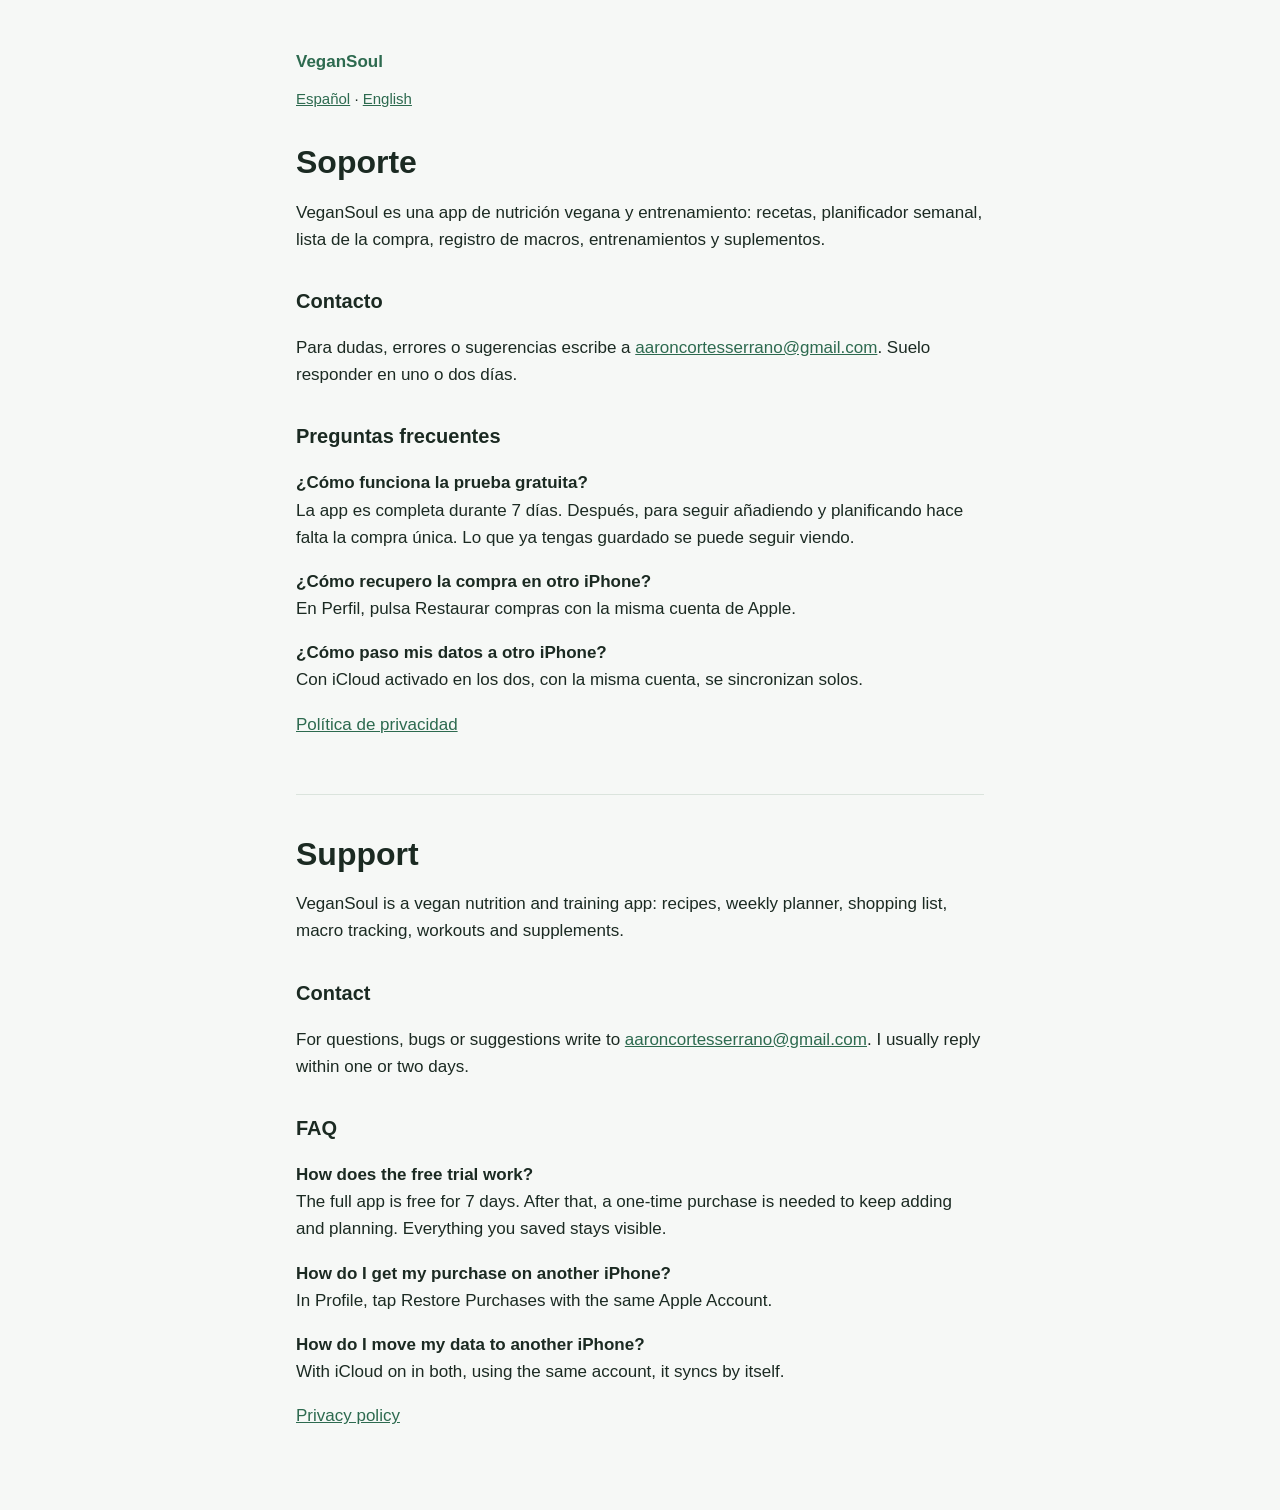
<file: index.html>
<!doctype html>
<html lang="es">
<head>
  <meta charset="utf-8">
  <meta name="viewport" content="width=device-width, initial-scale=1">
  <title>VeganSoul · Soporte</title>
  <link rel="stylesheet" href="estilo.css">
</head>
<body>
<main>
  <header>
    <span class="marca">VeganSoul</span>
    <nav class="idiomas"><a href="#es">Español</a> · <a href="#en">English</a></nav>
  </header>

  <section id="es" lang="es">
    <h1>Soporte</h1>
    <p>VeganSoul es una app de nutrición vegana y entrenamiento: recetas, planificador semanal, lista de la compra, registro de macros, entrenamientos y suplementos.</p>

    <h2>Contacto</h2>
    <p>Para dudas, errores o sugerencias escribe a <a href="mailto:aaroncortesserrano@gmail.com">aaroncortesserrano@gmail.com</a>. Suelo responder en uno o dos días.</p>

    <h2>Preguntas frecuentes</h2>
    <p><strong>¿Cómo funciona la prueba gratuita?</strong><br>La app es completa durante 7 días. Después, para seguir añadiendo y planificando hace falta la compra única. Lo que ya tengas guardado se puede seguir viendo.</p>
    <p><strong>¿Cómo recupero la compra en otro iPhone?</strong><br>En Perfil, pulsa Restaurar compras con la misma cuenta de Apple.</p>
    <p><strong>¿Cómo paso mis datos a otro iPhone?</strong><br>Con iCloud activado en los dos, con la misma cuenta, se sincronizan solos.</p>

    <p><a href="privacidad.html">Política de privacidad</a></p>
  </section>

  <section id="en" lang="en">
    <h1>Support</h1>
    <p>VeganSoul is a vegan nutrition and training app: recipes, weekly planner, shopping list, macro tracking, workouts and supplements.</p>

    <h2>Contact</h2>
    <p>For questions, bugs or suggestions write to <a href="mailto:aaroncortesserrano@gmail.com">aaroncortesserrano@gmail.com</a>. I usually reply within one or two days.</p>

    <h2>FAQ</h2>
    <p><strong>How does the free trial work?</strong><br>The full app is free for 7 days. After that, a one-time purchase is needed to keep adding and planning. Everything you saved stays visible.</p>
    <p><strong>How do I get my purchase on another iPhone?</strong><br>In Profile, tap Restore Purchases with the same Apple Account.</p>
    <p><strong>How do I move my data to another iPhone?</strong><br>With iCloud on in both, using the same account, it syncs by itself.</p>

    <p><a href="privacidad.html#en">Privacy policy</a></p>
  </section>
</main>
</body>
</html>
</file>
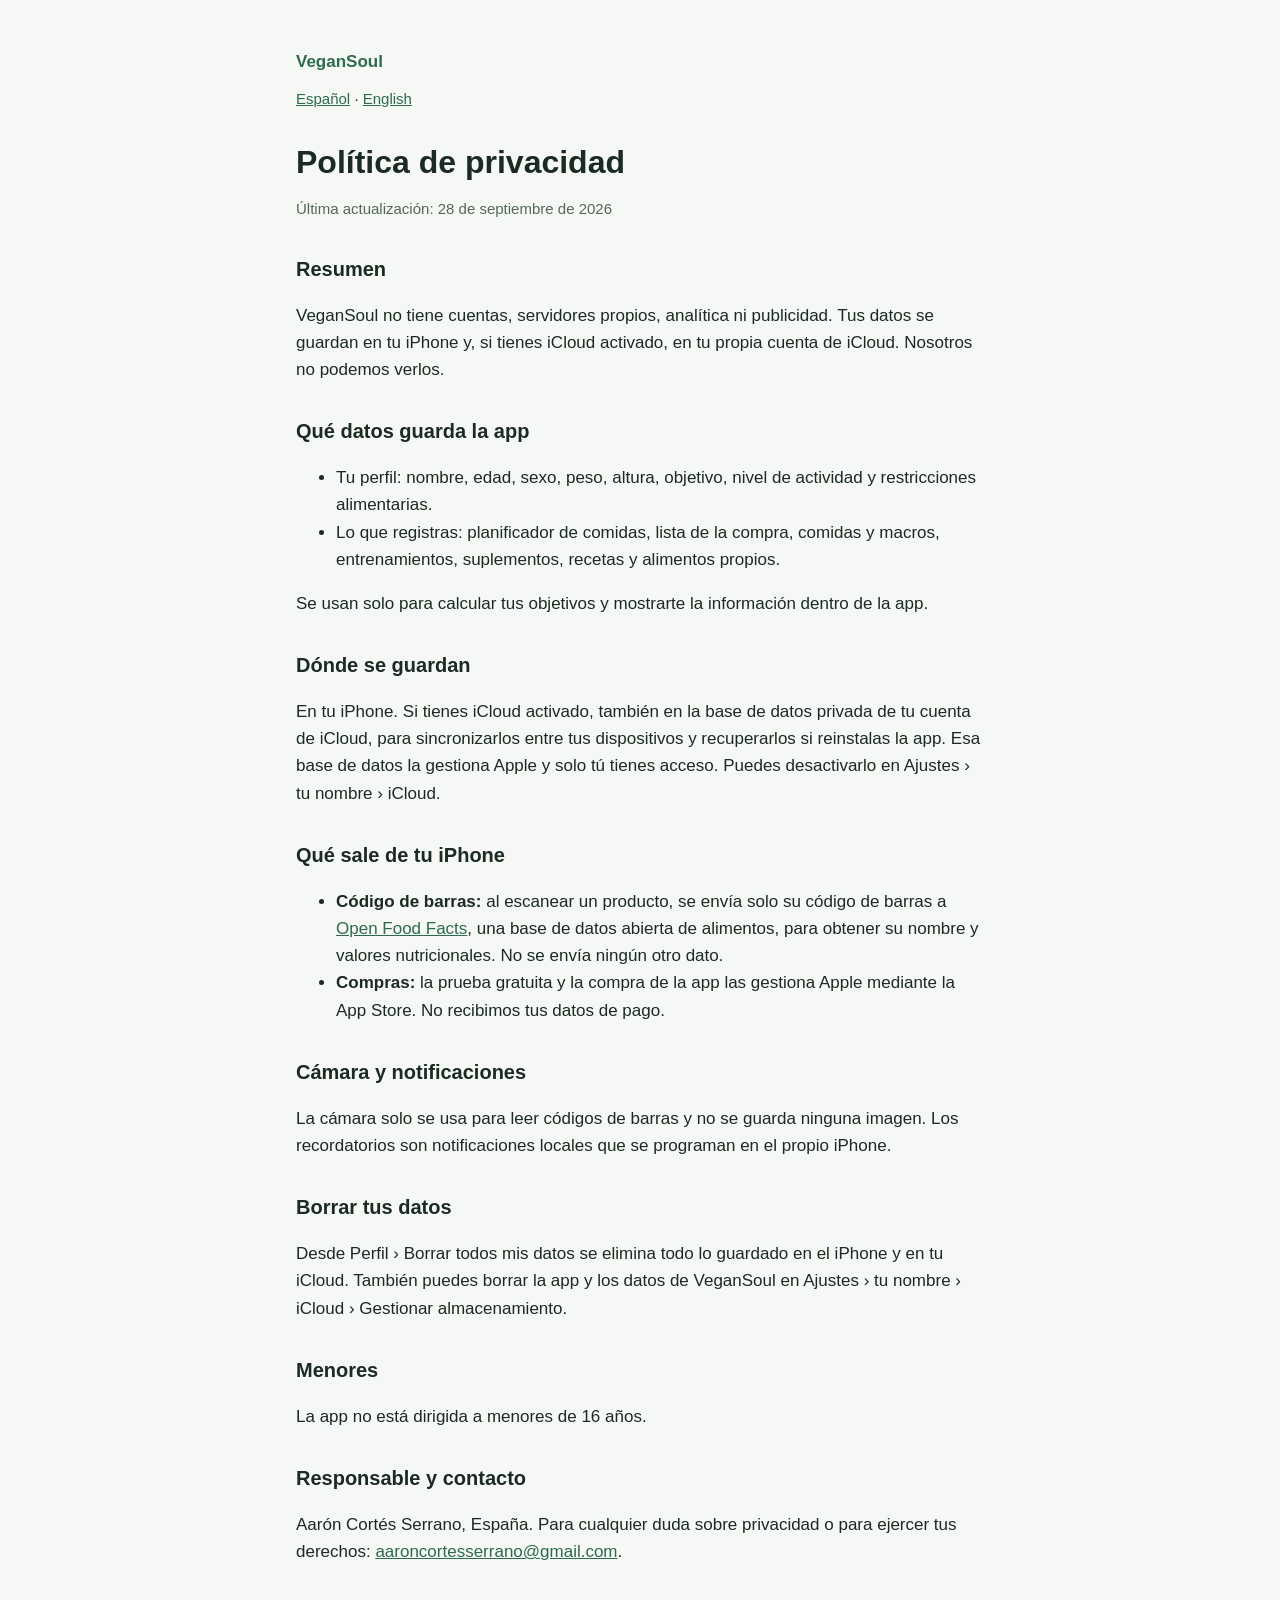
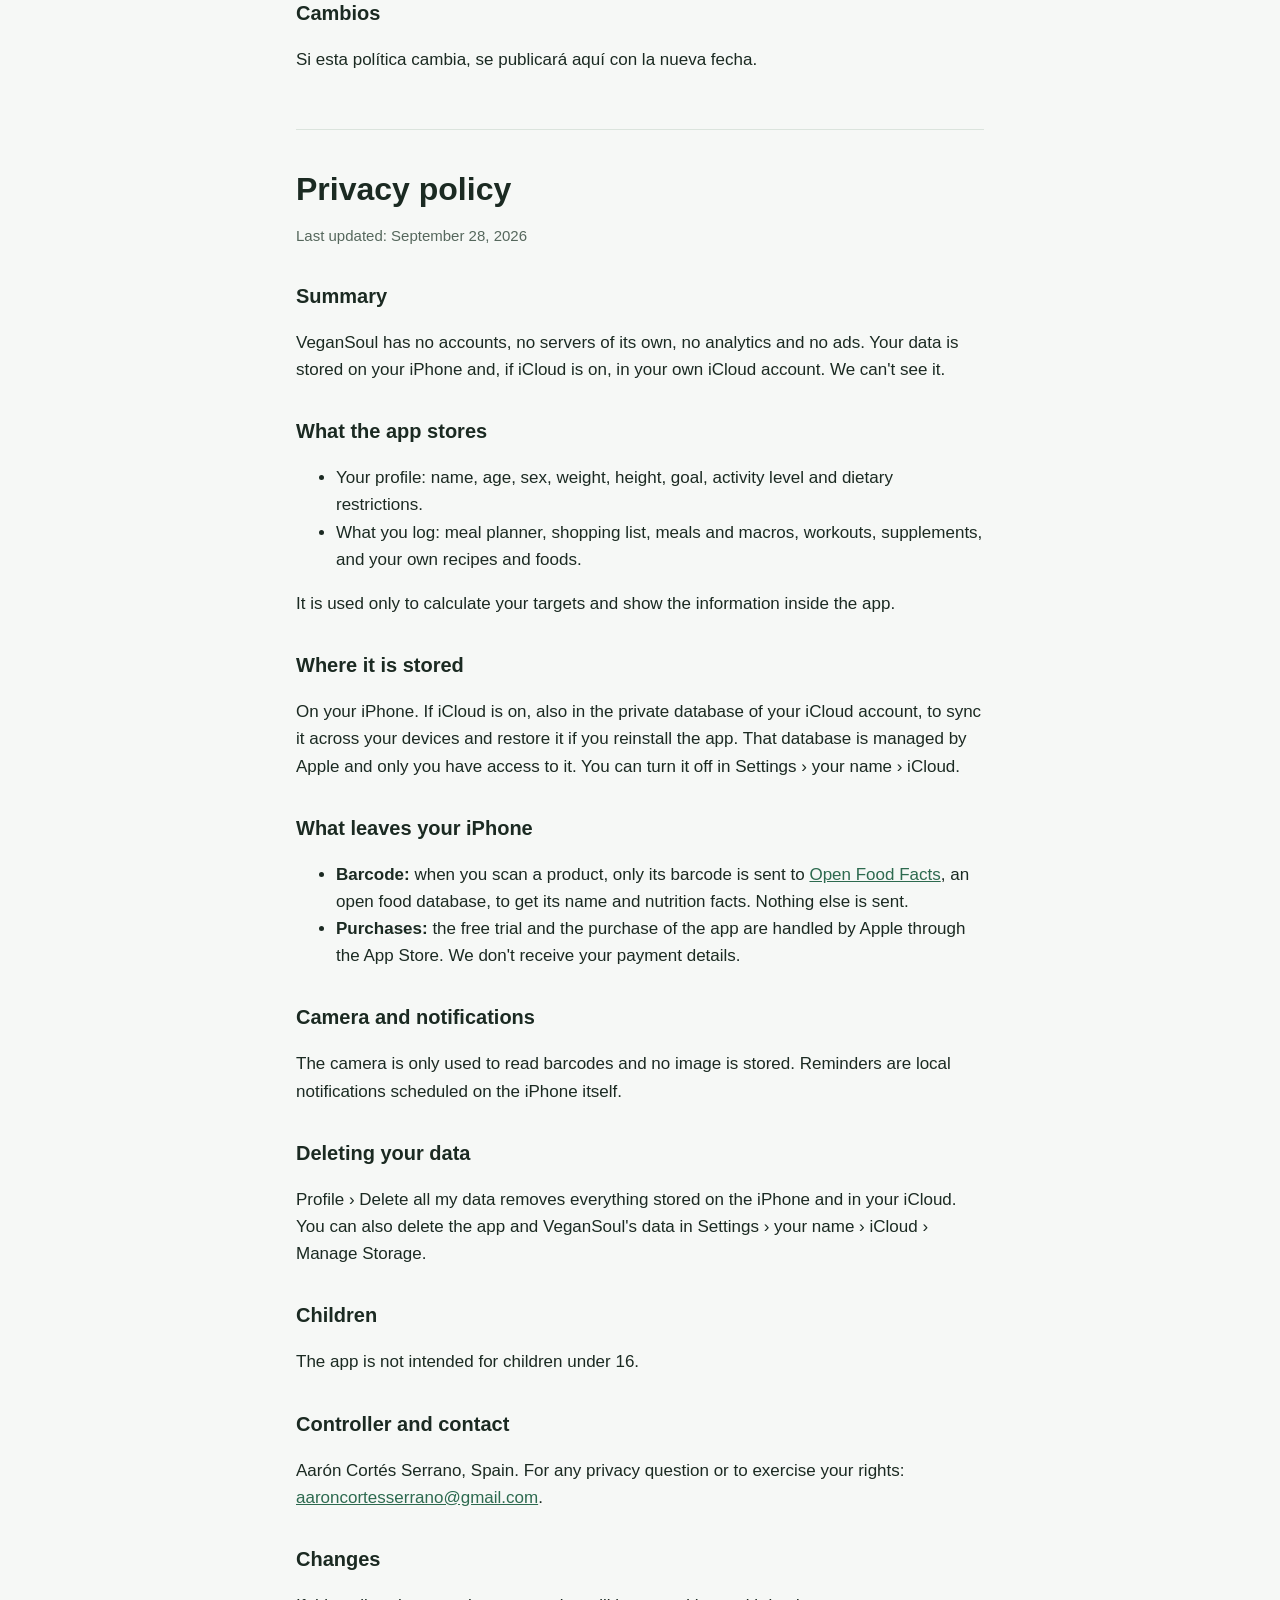
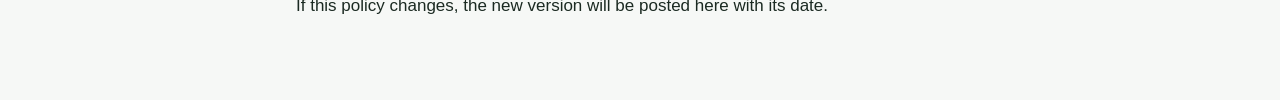
<file: privacidad.html>
<!doctype html>
<html lang="es">
<head>
  <meta charset="utf-8">
  <meta name="viewport" content="width=device-width, initial-scale=1">
  <title>VeganSoul · Privacidad</title>
  <link rel="stylesheet" href="estilo.css">
</head>
<body>
<main>
  <header>
    <a class="marca" href="index.html">VeganSoul</a>
    <nav class="idiomas"><a href="#es">Español</a> · <a href="#en">English</a></nav>
  </header>

  <section id="es" lang="es">
    <h1>Política de privacidad</h1>
    <p class="nota">Última actualización: 28 de septiembre de 2026</p>

    <h2>Resumen</h2>
    <p>VeganSoul no tiene cuentas, servidores propios, analítica ni publicidad. Tus datos se guardan en tu iPhone y, si tienes iCloud activado, en tu propia cuenta de iCloud. Nosotros no podemos verlos.</p>

    <h2>Qué datos guarda la app</h2>
    <ul>
      <li>Tu perfil: nombre, edad, sexo, peso, altura, objetivo, nivel de actividad y restricciones alimentarias.</li>
      <li>Lo que registras: planificador de comidas, lista de la compra, comidas y macros, entrenamientos, suplementos, recetas y alimentos propios.</li>
    </ul>
    <p>Se usan solo para calcular tus objetivos y mostrarte la información dentro de la app.</p>

    <h2>Dónde se guardan</h2>
    <p>En tu iPhone. Si tienes iCloud activado, también en la base de datos privada de tu cuenta de iCloud, para sincronizarlos entre tus dispositivos y recuperarlos si reinstalas la app. Esa base de datos la gestiona Apple y solo tú tienes acceso. Puedes desactivarlo en Ajustes › tu nombre › iCloud.</p>

    <h2>Qué sale de tu iPhone</h2>
    <ul>
      <li><strong>Código de barras:</strong> al escanear un producto, se envía solo su código de barras a <a href="https://world.openfoodfacts.org">Open Food Facts</a>, una base de datos abierta de alimentos, para obtener su nombre y valores nutricionales. No se envía ningún otro dato.</li>
      <li><strong>Compras:</strong> la prueba gratuita y la compra de la app las gestiona Apple mediante la App Store. No recibimos tus datos de pago.</li>
    </ul>

    <h2>Cámara y notificaciones</h2>
    <p>La cámara solo se usa para leer códigos de barras y no se guarda ninguna imagen. Los recordatorios son notificaciones locales que se programan en el propio iPhone.</p>

    <h2>Borrar tus datos</h2>
    <p>Desde Perfil › Borrar todos mis datos se elimina todo lo guardado en el iPhone y en tu iCloud. También puedes borrar la app y los datos de VeganSoul en Ajustes › tu nombre › iCloud › Gestionar almacenamiento.</p>

    <h2>Menores</h2>
    <p>La app no está dirigida a menores de 16 años.</p>

    <h2>Responsable y contacto</h2>
    <p>Aarón Cortés Serrano, España. Para cualquier duda sobre privacidad o para ejercer tus derechos: <a href="mailto:aaroncortesserrano@gmail.com">aaroncortesserrano@gmail.com</a>.</p>

    <h2>Cambios</h2>
    <p>Si esta política cambia, se publicará aquí con la nueva fecha.</p>
  </section>

  <section id="en" lang="en">
    <h1>Privacy policy</h1>
    <p class="nota">Last updated: September 28, 2026</p>

    <h2>Summary</h2>
    <p>VeganSoul has no accounts, no servers of its own, no analytics and no ads. Your data is stored on your iPhone and, if iCloud is on, in your own iCloud account. We can't see it.</p>

    <h2>What the app stores</h2>
    <ul>
      <li>Your profile: name, age, sex, weight, height, goal, activity level and dietary restrictions.</li>
      <li>What you log: meal planner, shopping list, meals and macros, workouts, supplements, and your own recipes and foods.</li>
    </ul>
    <p>It is used only to calculate your targets and show the information inside the app.</p>

    <h2>Where it is stored</h2>
    <p>On your iPhone. If iCloud is on, also in the private database of your iCloud account, to sync it across your devices and restore it if you reinstall the app. That database is managed by Apple and only you have access to it. You can turn it off in Settings › your name › iCloud.</p>

    <h2>What leaves your iPhone</h2>
    <ul>
      <li><strong>Barcode:</strong> when you scan a product, only its barcode is sent to <a href="https://world.openfoodfacts.org">Open Food Facts</a>, an open food database, to get its name and nutrition facts. Nothing else is sent.</li>
      <li><strong>Purchases:</strong> the free trial and the purchase of the app are handled by Apple through the App Store. We don't receive your payment details.</li>
    </ul>

    <h2>Camera and notifications</h2>
    <p>The camera is only used to read barcodes and no image is stored. Reminders are local notifications scheduled on the iPhone itself.</p>

    <h2>Deleting your data</h2>
    <p>Profile › Delete all my data removes everything stored on the iPhone and in your iCloud. You can also delete the app and VeganSoul's data in Settings › your name › iCloud › Manage Storage.</p>

    <h2>Children</h2>
    <p>The app is not intended for children under 16.</p>

    <h2>Controller and contact</h2>
    <p>Aarón Cortés Serrano, Spain. For any privacy question or to exercise your rights: <a href="mailto:aaroncortesserrano@gmail.com">aaroncortesserrano@gmail.com</a>.</p>

    <h2>Changes</h2>
    <p>If this policy changes, the new version will be posted here with its date.</p>
  </section>
</main>
</body>
</html>
</file>
<file: estilo.css>
:root {
  --fondo: #f6f8f6;
  --texto: #1b2a22;
  --secundario: #55675c;
  --primario: #2d6a4f;
  --linea: #dbe4dd;
}

@media (prefers-color-scheme: dark) {
  :root {
    --fondo: #111814;
    --texto: #e6eee8;
    --secundario: #9fb3a6;
    --primario: #74c69d;
    --linea: #26332b;
  }
}

* { box-sizing: border-box; }

body {
  margin: 0;
  background: var(--fondo);
  color: var(--texto);
  font: 17px/1.6 -apple-system, BlinkMacSystemFont, "Segoe UI", Roboto, sans-serif;
}

main {
  max-width: 720px;
  margin: 0 auto;
  padding: 48px 16px 64px;
}

header { margin-bottom: 32px; }

.marca {
  color: var(--primario);
  font-weight: 700;
  text-decoration: none;
}

h1 { font-size: 32px; line-height: 1.2; margin: 8px 0 4px; }
h2 { font-size: 20px; margin: 32px 0 8px; }
p, li { color: var(--texto); }
.nota { color: var(--secundario); font-size: 15px; }
a { color: var(--primario); }

nav.idiomas { margin-top: 12px; font-size: 15px; }

section + section {
  margin-top: 56px;
  padding-top: 32px;
  border-top: 1px solid var(--linea);
}
</file>
